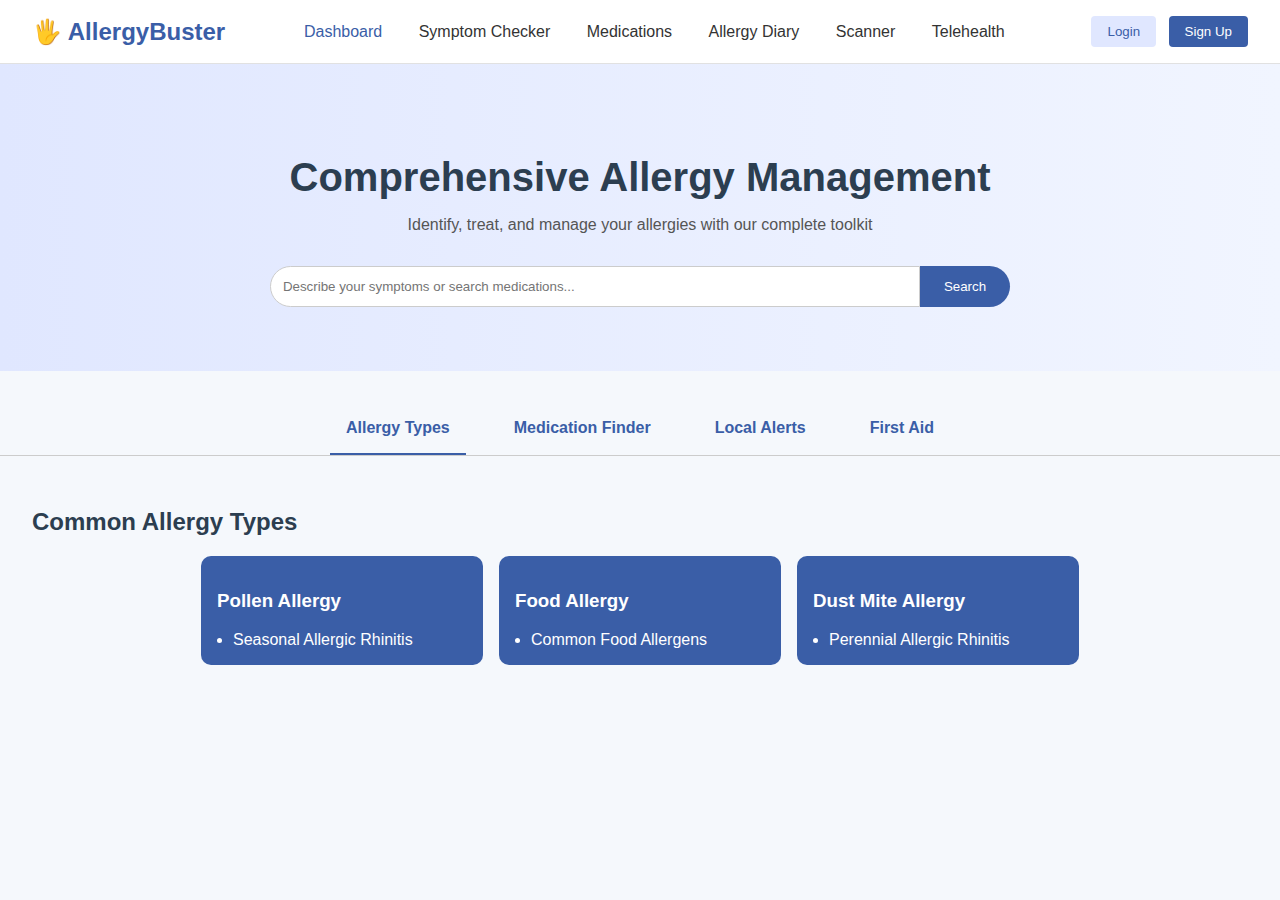
<file: allergynew.html>
<!DOCTYPE html>
<html lang="en">
<head>
  <meta charset="UTF-8">
  <title>AllergyBuster</title>
  <style>
    body {
      font-family: Arial, sans-serif;
      margin: 0;
      background-color: #f5f8fc;
      color: #2c3e50;
    }

    header {
      display: flex;
      justify-content: space-between;
      align-items: center;
      padding: 1rem 2rem;
      background-color: #ffffff;
      border-bottom: 1px solid #e1e1e1;
    }

    header .logo {
      font-weight: bold;
      color: #3a5ea7;
      font-size: 1.5rem;
    }

    nav a {
      margin: 0 1rem;
      text-decoration: none;
      color: #333;
      font-weight: 500;
    }

    nav a.active {
      color: #3a5ea7;
    }

    .auth-buttons button {
      margin-left: 0.5rem;
      padding: 0.5rem 1rem;
      border: none;
      border-radius: 4px;
      cursor: pointer;
    }

    .login {
      background-color: #e0e7ff;
      color: #3a5ea7;
    }

    .signup {
      background-color: #3a5ea7;
      color: white;
    }

    .hero {
      text-align: center;
      background: linear-gradient(to right, #e0e7ff, #f1f5ff);
      padding: 4rem 1rem;
    }

    .hero h1 {
      font-size: 2.5rem;
      margin-bottom: 1rem;
    }

    .hero p {
      margin-bottom: 2rem;
      color: #555;
    }

    .search-bar {
      display: flex;
      justify-content: center;
    }

    .search-bar input {
      padding: 0.75rem;
      width: 50%;
      border: 1px solid #ccc;
      border-radius: 25px 0 0 25px;
      outline: none;
    }

    .search-bar button {
      padding: 0.75rem 1.5rem;
      background-color: #3a5ea7;
      color: white;
      border: none;
      border-radius: 0 25px 25px 0;
      cursor: pointer;
    }

    .tabs {
      display: flex;
      justify-content: center;
      margin-top: 2rem;
      border-bottom: 1px solid #ccc;
    }

    .tabs div {
      margin: 0 1rem;
      padding: 1rem;
      cursor: pointer;
      font-weight: bold;
      color: #3a5ea7;
    }

    .tabs .active-tab {
      border-bottom: 2px solid #3a5ea7;
    }

    .content {
      padding: 2rem;
    }

    .card-container {
      display: flex;
      flex-wrap: wrap;
      gap: 1rem;
      justify-content: center;
    }

    .card {
      background-color: #3a5ea7;
      color: white;
      padding: 1rem;
      border-radius: 10px;
      width: 250px;
    }

    .card ul {
      margin: 0;
      padding-left: 1rem;
    }
  </style>
</head>
<body>

  <header>
    <div class="logo">🖐️ AllergyBuster</div>
    <nav>
      <a href="#" class="active">Dashboard</a>
      <a href="#">Symptom Checker</a>
      <a href="#">Medications</a>
      <a href="#">Allergy Diary</a>
      <a href="#">Scanner</a>
      <a href="#">Telehealth</a>
    </nav>
    <div class="auth-buttons">
      <button class="login">Login</button>
      <button class="signup">Sign Up</button>
    </div>
  </header>

  <div class="hero">
    <h1>Comprehensive Allergy Management</h1>
    <p>Identify, treat, and manage your allergies with our complete toolkit</p>
    <div class="search-bar">
      <input type="text" placeholder="Describe your symptoms or search medications..." />
      <button onclick="alert('Search triggered')">Search</button>
    </div>
  </div>

  <div class="tabs">
    <div class="active-tab">Allergy Types</div>
    <div>Medication Finder</div>
    <div>Local Alerts</div>
    <div>First Aid</div>
  </div>

  <div class="content">
    <h2>Common Allergy Types</h2>
    <div class="card-container">
      <div class="card">
        <h3>Pollen Allergy</h3>
        <ul>
          <li>Seasonal Allergic Rhinitis</li>
        </ul>
      </div>
      <div class="card">
        <h3>Food Allergy</h3>
        <ul>
          <li>Common Food Allergens</li>
        </ul>
      </div>
      <div class="card">
        <h3>Dust Mite Allergy</h3>
        <ul>
          <li>Perennial Allergic Rhinitis</li>
        </ul>
      </div>
    </div>
  </div>

</body>
</html>
</file>
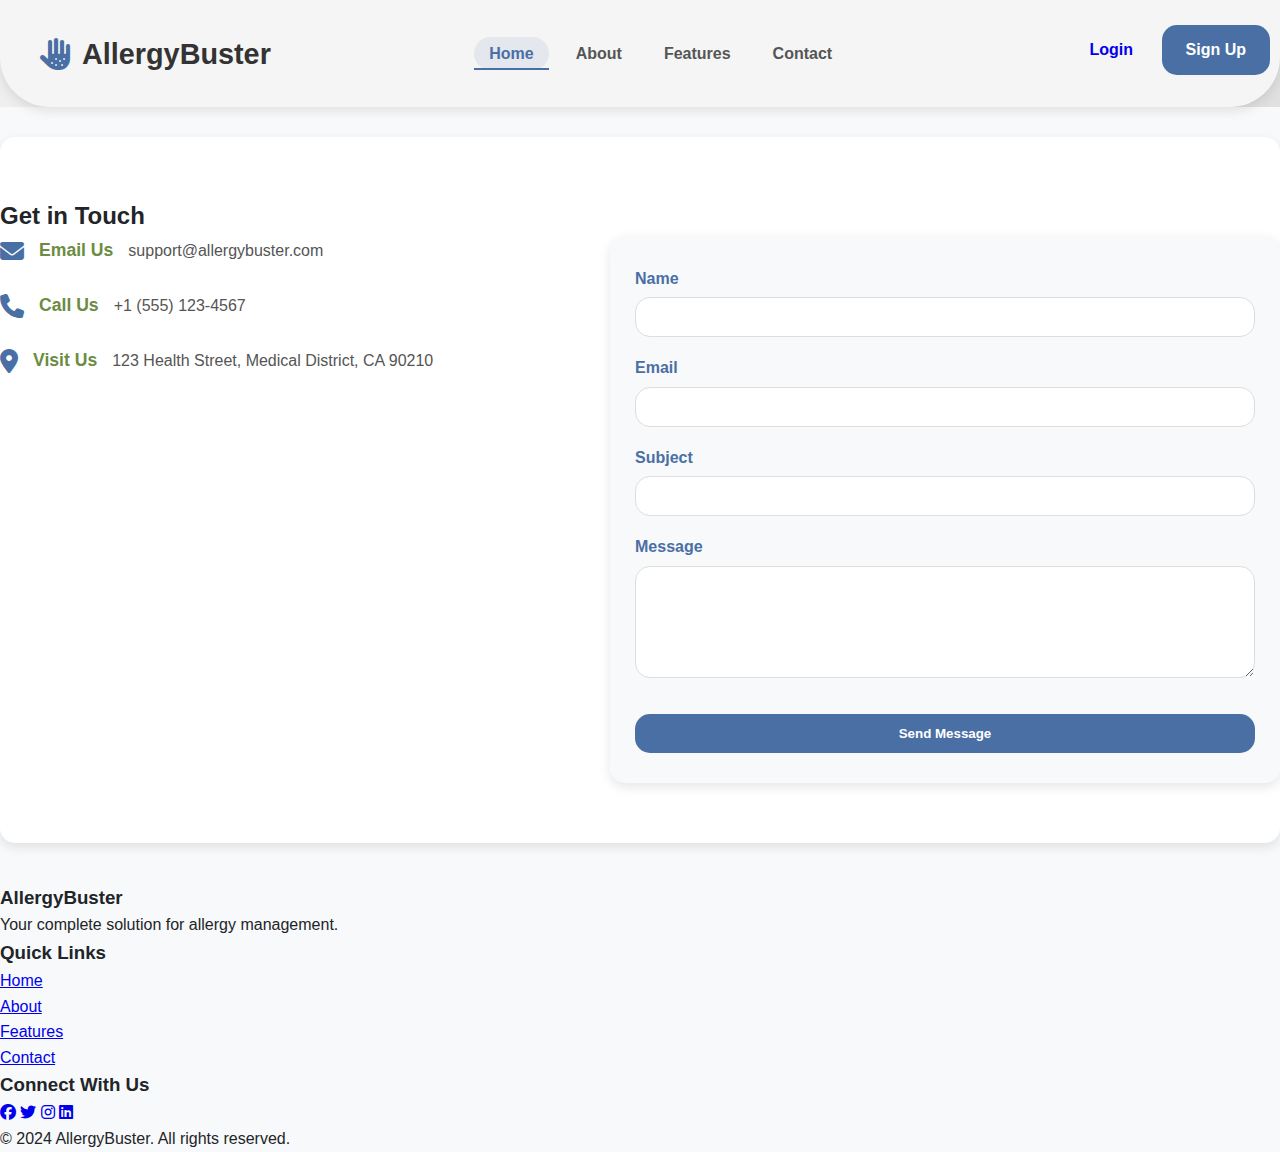
<file: frontend/contact.html>
<!DOCTYPE html>
<html lang="en">
<head>
    <meta charset="UTF-8">
    <meta name="viewport" content="width=device-width, initial-scale=1.0">
    <title>Contact | AllergyBuster</title>
    <link rel="stylesheet" href="https://cdnjs.cloudflare.com/ajax/libs/font-awesome/6.4.0/css/all.min.css">
    <link rel="stylesheet" href="css/styles.css">
</head>
<body>
    <div id="header"></div>
    <section class="contact">
        <h2 class="section-title">Get in Touch</h2>
        <div class="contact-container">
            <div class="contact-info">
                <div class="info-item">
                    <i class="fas fa-envelope"></i>
                    <h3>Email Us</h3>
                    <p>support@allergybuster.com</p>
                </div>
                <div class="info-item">
                    <i class="fas fa-phone"></i>
                    <h3>Call Us</h3>
                    <p>+1 (555) 123-4567</p>
                </div>
                <div class="info-item">
                    <i class="fas fa-map-marker-alt"></i>
                    <h3>Visit Us</h3>
                    <p>123 Health Street, Medical District, CA 90210</p>
                </div>
            </div>
            <form class="contact-form">
                <div class="form-group">
                    <label for="name">Name</label>
                    <input type="text" id="name" name="name" required>
                </div>
                <div class="form-group">
                    <label for="email">Email</label>
                    <input type="email" id="email" name="email" required>
                </div>
                <div class="form-group">
                    <label for="subject">Subject</label>
                    <input type="text" id="subject" name="subject" required>
                </div>
                <div class="form-group">
                    <label for="message">Message</label>
                    <textarea id="message" name="message" rows="5" required></textarea>
                </div>
                <button type="submit" class="btn btn-primary">Send Message</button>
            </form>
        </div>
    </section>
    <footer class="footer">
        <div class="footer-content">
            <div class="footer-section">
                <h3>AllergyBuster</h3>
                <p>Your complete solution for allergy management.</p>
            </div>
            <div class="footer-section">
                <h3>Quick Links</h3>
                <ul>
                    <li><a href="index.html">Home</a></li>
                    <li><a href="about.html">About</a></li>
                    <li><a href="features.html">Features</a></li>
                    <li><a href="contact.html">Contact</a></li>
                </ul>
            </div>
            <div class="footer-section">
                <h3>Connect With Us</h3>
                <div class="social-links">
                    <a href="#"><i class="fab fa-facebook"></i></a>
                    <a href="#"><i class="fab fa-twitter"></i></a>
                    <a href="#"><i class="fab fa-instagram"></i></a>
                    <a href="#"><i class="fab fa-linkedin"></i></a>
                </div>
            </div>
        </div>
        <div class="footer-bottom">
            <p>&copy; 2024 AllergyBuster. All rights reserved.</p>
        </div>
    </footer>
    <script>
        // Load header
        fetch('components/header.html')
            .then(response => response.text())
            .then(data => {
                document.getElementById('header').innerHTML = data;
            });
    </script>
</body>
</html>
</file>
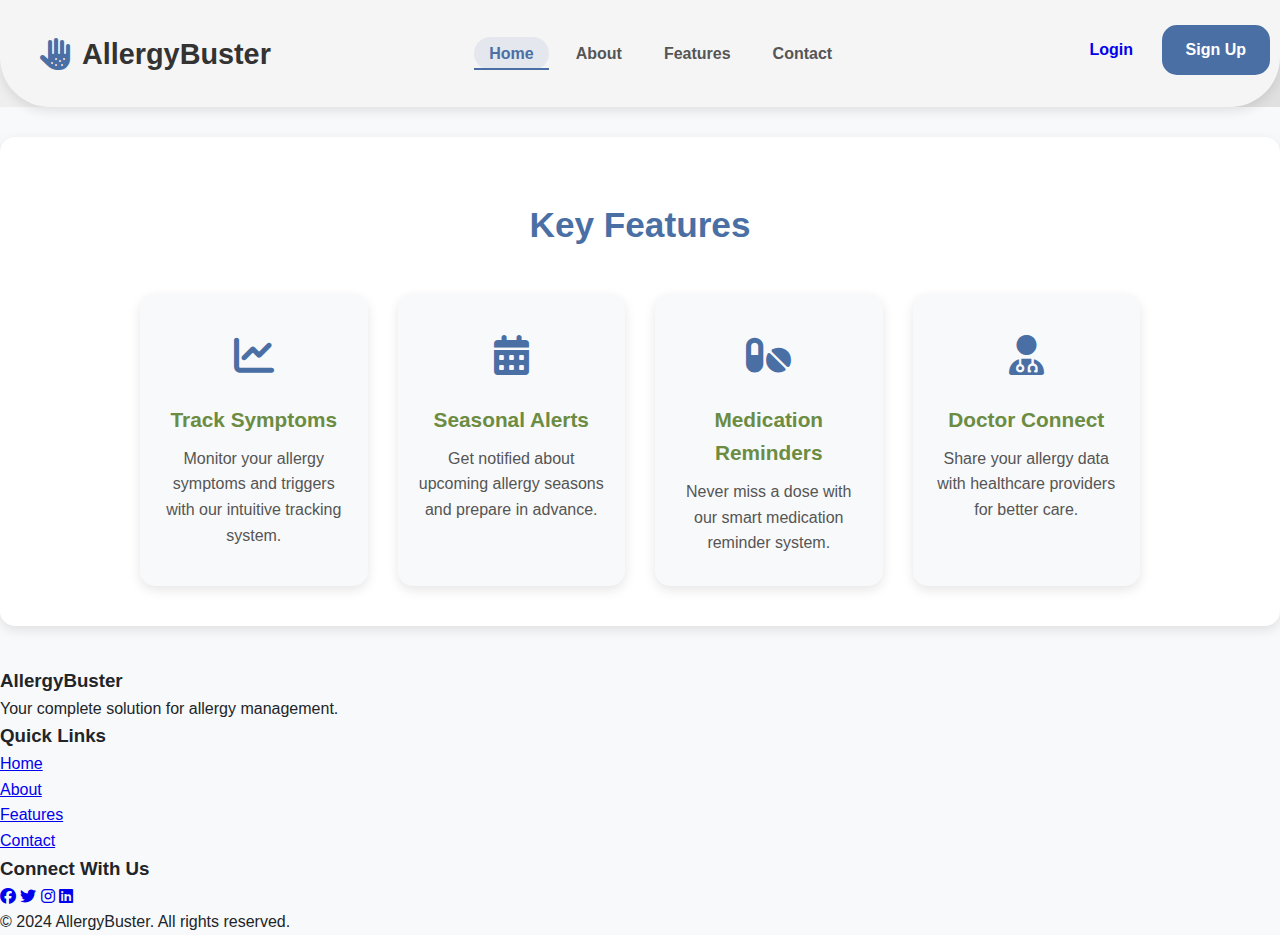
<file: frontend/features.html>
<!DOCTYPE html>
<html lang="en">
<head>
    <meta charset="UTF-8">
    <meta name="viewport" content="width=device-width, initial-scale=1.0">
    <title>Features | AllergyBuster</title>
    <link rel="stylesheet" href="https://cdnjs.cloudflare.com/ajax/libs/font-awesome/6.4.0/css/all.min.css">
    <link rel="stylesheet" href="css/styles.css">
</head>
<body>
    <div id="header"></div>
    <section class="features">
        <h2 class="section-title">Key Features</h2>
        <div class="features-grid">
            <div class="feature-card">
                <div class="feature-icon">
                    <i class="fas fa-chart-line"></i>
                </div>
                <h3>Track Symptoms</h3>
                <p>Monitor your allergy symptoms and triggers with our intuitive tracking system.</p>
            </div>
            <div class="feature-card">
                <div class="feature-icon">
                    <i class="fas fa-calendar-alt"></i>
                </div>
                <h3>Seasonal Alerts</h3>
                <p>Get notified about upcoming allergy seasons and prepare in advance.</p>
            </div>
            <div class="feature-card">
                <div class="feature-icon">
                    <i class="fas fa-pills"></i>
                </div>
                <h3>Medication Reminders</h3>
                <p>Never miss a dose with our smart medication reminder system.</p>
            </div>
            <div class="feature-card">
                <div class="feature-icon">
                    <i class="fas fa-user-md"></i>
                </div>
                <h3>Doctor Connect</h3>
                <p>Share your allergy data with healthcare providers for better care.</p>
            </div>
        </div>
    </section>
    <footer class="footer">
        <div class="footer-content">
            <div class="footer-section">
                <h3>AllergyBuster</h3>
                <p>Your complete solution for allergy management.</p>
            </div>
            <div class="footer-section">
                <h3>Quick Links</h3>
                <ul>
                    <li><a href="index.html">Home</a></li>
                    <li><a href="about.html">About</a></li>
                    <li><a href="features.html">Features</a></li>
                    <li><a href="contact.html">Contact</a></li>
                </ul>
            </div>
            <div class="footer-section">
                <h3>Connect With Us</h3>
                <div class="social-links">
                    <a href="#"><i class="fab fa-facebook"></i></a>
                    <a href="#"><i class="fab fa-twitter"></i></a>
                    <a href="#"><i class="fab fa-instagram"></i></a>
                    <a href="#"><i class="fab fa-linkedin"></i></a>
                </div>
            </div>
        </div>
        <div class="footer-bottom">
            <p>&copy; 2024 AllergyBuster. All rights reserved.</p>
        </div>
    </footer>
    <script>
        // Load header
        fetch('components/header.html')
            .then(response => response.text())
            .then(data => {
                document.getElementById('header').innerHTML = data;
            });
    </script>
</body>
</html>
</file>
<file: frontend/css/styles.css>
/* Color Variables */
:root {
    --primary: #4A6FA5; 
    --secondary: #6B8C42; 
    --accent: #FF7E5F;
    --light: #F8F9FA; 
    --dark: #212529; 
    --danger: #DC3545;
    --warning: #FFC107; 
    --info: #17A2B8; 
    --success: #28A745;
    --transition: all 0.3s ease;
    --shadow: 0 4px 12px rgba(0,0,0,0.1);
    --border-radius: 15px;
}

/* Base Styles */
* {
    margin: 0;
    padding: 0;
    box-sizing: border-box;
    font-family: 'Segoe UI', Tahoma, Geneva, Verdana, sans-serif;
}

body {
    line-height: 1.6;
    color: var(--dark);
    background-color: var(--light);
}

/* Header Styles */
header {
    display: flex;
    justify-content: space-between;
    align-items: center;
    padding: 25px 10px;
    margin-bottom: 30px;
    background-color: #f5f5f5;
    border-radius: 0 0 50px 50px;
    box-shadow: var(--shadow);
    position: relative;
    overflow: visible;
    transition: var(--transition);
}

header::before {
    content: '';
    position: absolute;
    top: 0;
    left: 0;
    right: 0;
    height: 100%;
    background: linear-gradient(135deg, #f0f0f0 0%, #e0e0e0 100%);
    z-index: -1;
}

.logo {
    display: flex;
    align-items: center;
    gap: 10px;
    margin-left: 30px;
    transition: var(--transition);
}

.logo:hover {
    transform: scale(1.05);
}

.logo i {
    color: var(--primary);
    font-size: 2rem;
}

.logo h1 {
    font-size: 1.8rem;
    color: #333;
    font-weight: 700;
}

/* Navigation Styles */
nav ul {
    display: flex;
    gap: 12px;
    list-style: none;
    margin-right: 15px;
}

nav a {
    text-decoration: none;
    color: #555;
    font-weight: 600;
    transition: var(--transition);
    padding: 8px 15px;
    border-radius: 20px;
    position: relative;
    overflow: hidden;
}

nav a::before {
    content: '';
    position: absolute;
    bottom: 0;
    left: 0;
    width: 100%;
    height: 2px;
    background-color: var(--primary);
    transform: scaleX(0);
    transition: var(--transition);
}

nav a:hover::before,
nav a.active::before {
    transform: scaleX(1);
}

nav a:hover,
nav a.active {
    color: var(--primary);
    background-color: rgba(74, 111, 165, 0.1);
}

/* Button Styles */
.btn {
    display: inline-block;
    padding: 12px 24px;
    border-radius: var(--border-radius);
    font-weight: 600;
    text-decoration: none;
    transition: var(--transition);
    cursor: pointer;
    border: none;
    position: relative;
    overflow: hidden;
}

.btn::before {
    content: '';
    position: absolute;
    top: 50%;
    left: 50%;
    width: 0;
    height: 0;
    background: rgba(255, 255, 255, 0.2);
    border-radius: 50%;
    transform: translate(-50%, -50%);
    transition: width 0.6s, height 0.6s;
}

.btn:hover::before {
    width: 300px;
    height: 300px;
}

.btn-primary {
    background: var(--primary);
    color: white;
}

.btn-primary:hover {
    background: #3a5a8c;
    transform: translateY(-2px);
    box-shadow: var(--shadow);
}

.btn-secondary {
    background: var(--secondary);
    color: white;
}

.btn-secondary:hover {
    background: #5a7a38;
    transform: translateY(-2px);
    box-shadow: var(--shadow);
}

/* Hero Section */
.hero {
    margin-bottom: 40px;
    text-align: center;
    padding: 80px 0;
    background: linear-gradient(135deg, rgba(74, 111, 165, 0.1), rgba(107, 140, 66, 0.1));
    border-radius: var(--border-radius);
    position: relative;
    overflow: hidden;
}

.hero::before {
    content: '';
    position: absolute;
    top: 0;
    left: 0;
    right: 0;
    bottom: 0;
    background: url('data:image/svg+xml,<svg width="20" height="20" viewBox="0 0 20 20" xmlns="http://www.w3.org/2000/svg"><circle cx="2" cy="2" r="1" fill="%234A6FA5" opacity="0.1"/></svg>');
    opacity: 0.1;
}

.hero h2 {
    font-size: 3rem;
    margin-bottom: 20px;
    color: var(--primary);
    animation: fadeInUp 1s ease;
}

.hero p {
    font-size: 1.2rem;
    color: #666;
    max-width: 600px;
    margin: 0 auto 30px;
    animation: fadeInUp 1s ease 0.2s;
}

/* Animations */
@keyframes fadeInUp {
    from {
        opacity: 0;
        transform: translateY(20px);
    }
    to {
        opacity: 1;
        transform: translateY(0);
    }
}

/* Responsive Design */
@media (max-width: 768px) {
    header {
        flex-direction: column;
        gap: 15px;
        padding: 20px 0;
        border-radius: 0 0 30px 30px;
    }
    
    .logo {
        margin-left: 0;
        margin-bottom: 10px;
    }
    
    nav ul {
        flex-direction: column;
        gap: 10px;
        align-items: center;
        margin-right: 0;
    }
    
    .hero h2 {
        font-size: 2rem;
    }
    
    .hero p {
        font-size: 1rem;
        padding: 0 20px;
    }
}

/* Dashboard Styles */
.dashboard {
    padding: 2rem;
    margin: 2rem 0;
}

.dashboard-header {
    display: flex;
    justify-content: space-between;
    align-items: center;
    margin-bottom: 2rem;
}

.date-filter select {
    padding: 0.5rem 1rem;
    border: 1px solid var(--primary);
    border-radius: var(--border-radius);
    background-color: white;
    color: var(--primary);
    font-weight: 600;
}

.dashboard-grid {
    display: grid;
    grid-template-columns: repeat(auto-fit, minmax(300px, 1fr));
    gap: 2rem;
}

.dashboard-card {
    background: white;
    border-radius: var(--border-radius);
    padding: 1.5rem;
    box-shadow: var(--shadow);
    transition: var(--transition);
}

.dashboard-card:hover {
    transform: translateY(-5px);
    box-shadow: 0 6px 15px rgba(0,0,0,0.1);
}

.dashboard-card h3 {
    color: var(--primary);
    margin-bottom: 1rem;
    display: flex;
    align-items: center;
    gap: 0.5rem;
}

.dashboard-card h3 i {
    color: var(--accent);
}

/* Symptom Tracker */
.symptom-chart {
    height: 200px;
    margin-bottom: 1rem;
}

.symptom-input {
    display: flex;
    gap: 0.5rem;
}

.symptom-input input {
    flex: 1;
    padding: 0.5rem;
    border: 1px solid #ddd;
    border-radius: var(--border-radius);
}

/* Trigger Analysis */
.trigger-list {
    display: flex;
    flex-direction: column;
    gap: 1rem;
}

.trigger-item {
    display: flex;
    justify-content: space-between;
    align-items: center;
    padding: 0.5rem;
    background: #f8f9fa;
    border-radius: var(--border-radius);
}

.trigger-severity {
    width: 60px;
    height: 8px;
    border-radius: 4px;
}

.trigger-severity.high {
    background: var(--danger);
}

.trigger-severity.medium {
    background: var(--warning);
}

.trigger-severity.low {
    background: var(--success);
}

/* Medication Schedule */
.medication-list {
    margin-bottom: 1rem;
}

.medication-item {
    display: flex;
    justify-content: space-between;
    align-items: center;
    padding: 0.75rem;
    background: #f8f9fa;
    border-radius: var(--border-radius);
    margin-bottom: 0.5rem;
}

.medication-info h4 {
    color: var(--dark);
    margin-bottom: 0.25rem;
}

.medication-info p {
    color: #666;
    font-size: 0.9rem;
}

.medication-time {
    color: var(--primary);
    font-weight: 600;
}

/* Weather & Pollen Forecast */
.weather-info {
    text-align: center;
}

.current-weather {
    font-size: 2rem;
    margin-bottom: 1rem;
}

.current-weather i {
    color: var(--warning);
    margin-right: 0.5rem;
}

.pollen-level {
    display: flex;
    flex-direction: column;
    align-items: center;
    gap: 0.5rem;
}

.pollen-meter {
    width: 100%;
    height: 8px;
    background: linear-gradient(to right, var(--success), var(--warning), var(--danger));
    border-radius: 4px;
}

/* Responsive Design for Dashboard */
@media (max-width: 768px) {
    .dashboard {
        padding: 1rem;
    }

    .dashboard-header {
        flex-direction: column;
        gap: 1rem;
        text-align: center;
    }

    .dashboard-grid {
        grid-template-columns: 1fr;
    }
}

/* Features Section */
.features {
    padding: 60px 0 40px 0;
    background: #fff;
    border-radius: var(--border-radius);
    margin-bottom: 40px;
    box-shadow: var(--shadow);
}
.features .section-title {
    text-align: center;
    color: var(--primary);
    margin-bottom: 40px;
    font-size: 2.2rem;
    font-weight: 700;
}
.features-grid {
    display: grid;
    grid-template-columns: repeat(auto-fit, minmax(220px, 1fr));
    gap: 30px;
    max-width: 1000px;
    margin: 0 auto;
}
.feature-card {
    background: var(--light);
    border-radius: var(--border-radius);
    box-shadow: var(--shadow);
    padding: 30px 20px;
    text-align: center;
    transition: var(--transition);
}
.feature-card:hover {
    transform: translateY(-5px) scale(1.03);
    box-shadow: 0 8px 24px rgba(74,111,165,0.12);
}
.feature-icon {
    font-size: 2.5rem;
    color: var(--primary);
    margin-bottom: 15px;
}
.feature-card h3 {
    font-size: 1.3rem;
    color: var(--secondary);
    margin-bottom: 10px;
}
.feature-card p {
    color: #555;
    font-size: 1rem;
}

/* About Section */
.about {
    display: flex;
    flex-wrap: wrap;
    align-items: center;
    justify-content: center;
    gap: 40px;
    background: #fff;
    border-radius: var(--border-radius);
    box-shadow: var(--shadow);
    padding: 60px 0;
    margin-bottom: 40px;
}
.about-content {
    flex: 1 1 350px;
    min-width: 300px;
}
.about-image {
    flex: 1 1 300px;
    min-width: 250px;
    text-align: center;
}
.about-image img {
    max-width: 320px;
    width: 100%;
    border-radius: var(--border-radius);
    box-shadow: var(--shadow);
}
.about-description {
    font-size: 1.1rem;
    color: #555;
    margin-bottom: 30px;
}
.about-stats {
    display: flex;
    gap: 30px;
    margin-top: 20px;
}
.stat-item {
    text-align: center;
}
.stat-number {
    font-size: 2rem;
    color: var(--primary);
    font-weight: 700;
}
.stat-label {
    color: #666;
    font-size: 1rem;
}

/* Contact Section */
.contact {
    background: #fff;
    border-radius: var(--border-radius);
    box-shadow: var(--shadow);
    padding: 60px 0;
    margin-bottom: 40px;
}
.contact-container {
    display: flex;
    flex-wrap: wrap;
    gap: 40px;
    justify-content: center;
    align-items: flex-start;
}
.contact-info {
    flex: 1 1 250px;
    min-width: 220px;
}
.info-item {
    display: flex;
    align-items: center;
    gap: 15px;
    margin-bottom: 25px;
}
.info-item i {
    font-size: 1.5rem;
    color: var(--primary);
}
.info-item h3 {
    font-size: 1.1rem;
    color: var(--secondary);
    margin-bottom: 2px;
}
.info-item p {
    color: #555;
    font-size: 1rem;
}
.contact-form {
    flex: 1 1 350px;
    min-width: 300px;
    background: var(--light);
    border-radius: var(--border-radius);
    box-shadow: var(--shadow);
    padding: 30px 25px;
}
.form-group {
    margin-bottom: 18px;
}
.form-group label {
    display: block;
    margin-bottom: 6px;
    color: var(--primary);
    font-weight: 600;
}
.form-group input,
.form-group textarea {
    width: 100%;
    padding: 10px;
    border: 1px solid #ddd;
    border-radius: var(--border-radius);
    font-size: 1rem;
    background: #fff;
    color: var(--dark);
}
.form-group textarea {
    resize: vertical;
}
.contact-form button {
    margin-top: 10px;
    width: 100%;
}

@media (max-width: 900px) {
    .about, .contact-container {
        flex-direction: column;
        gap: 30px;
        align-items: stretch;
    }
    .about-image {
        text-align: center;
    }
}
</file>
